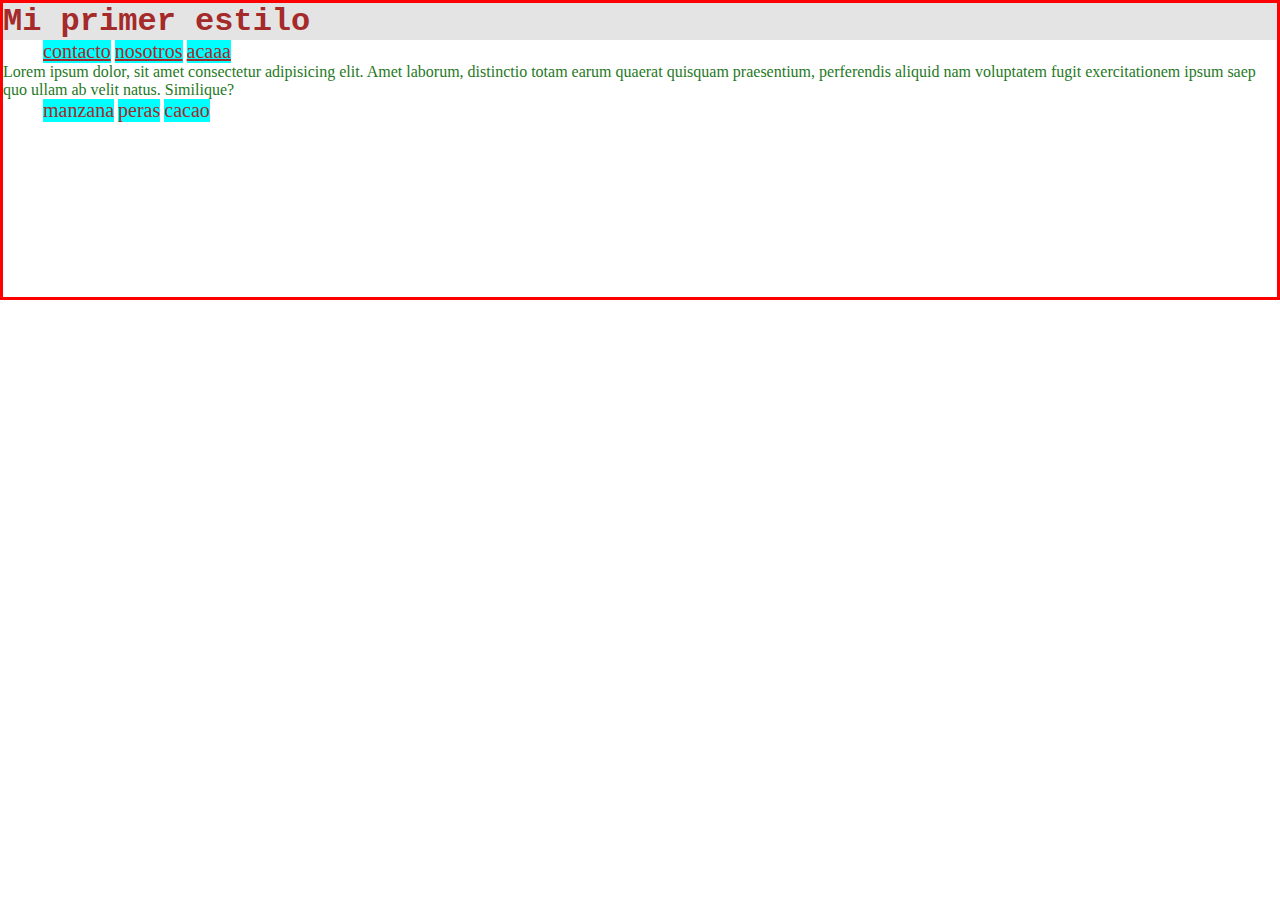
<file: classStyle/index.html>
<!DOCTYPE html>
<html lang="en">
  <head>
    <meta charset="UTF-8" />
    <meta http-equiv="X-UA-Compatible" content="IE=edge" />
    <meta name="viewport" content="width=device-width, initial-scale=1.0" />
    <link rel="stylesheet" href="./css/style.css" />
    <title>Prueba estilo</title>
    <style></style>
  </head>
  <body>
    <header>
      <h1 class="h1">Mi primer estilo</h1>
      <nav class="nav-page">
        <ul>
          <li><a href="">contacto</a></li>
          <li><a href="">nosotros</a></li>
          <li><a href="">acaaa</a></li>
        </ul>
      </nav>
    </header>
    <main>
      <p>
        Lorem ipsum dolor, sit amet consectetur adipisicing elit. Amet laborum,
        distinctio totam earum quaerat quisquam praesentium, perferendis aliquid
        nam voluptatem fugit exercitationem ipsum saep quo ullam ab velit natus.
        Similique?
      </p>
      <nav class="nav-page">
        <ul>
          <li>manzana</li>
          <li>peras</li>
          <li>cacao</li>
        </ul>
      </nav>
    </main>
  </body>
</html>
</file>
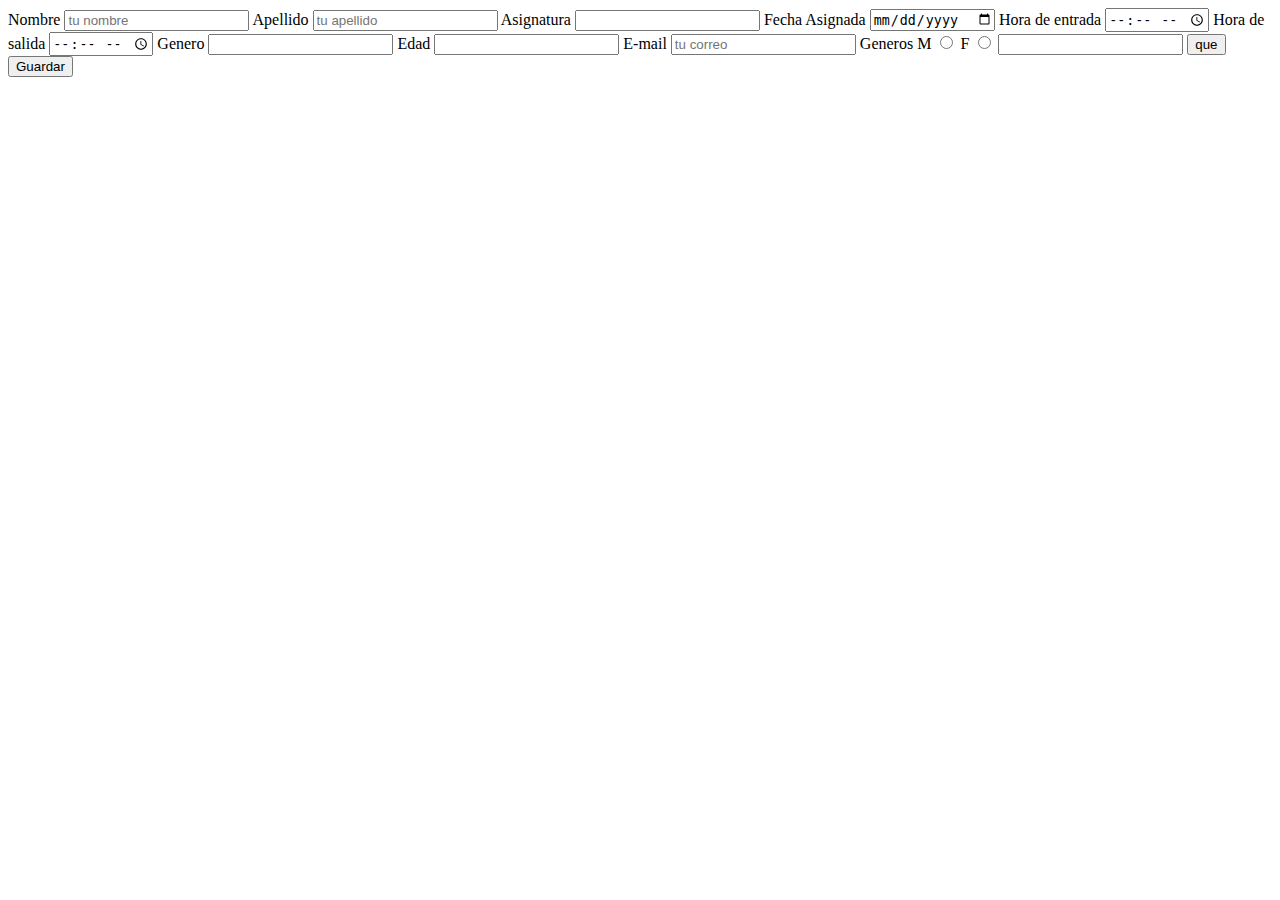
<file: form-class/index.html>
<!DOCTYPE html>
<html lang="en">
  <head>
    <meta charset="UTF-8" />
    <meta http-equiv="X-UA-Compatible" content="IE=edge" />
    <meta name="viewport" content="width=device-width, initial-scale=1.0" />
    <title>Formularios</title>
  </head>

  <body>
    <main>
      <section>
        <form action="">
          <label for="nombre">
            <span>Nombre</span>
            <input
              type="text"
              id="Nombre"
              name="Nombre"
              placeholder="tu nombre"
              autocomplete="name"
              required
            />
          </label>
          <label for="apellido">
            <span>Apellido</span>
            <input
              type="text"
              id="Apellido"
              name="Apellido"
              placeholder="tu apellido"
              autocomplete="text"
              required
            />
          </label>
          <label for="asignatura">
            <span>Asignatura</span>
            <input
              type="text"
              id="Asignatura"
              name="Asignatura"
              autocomplete="text"
              required
            />
          <label for="fecha">
            <span>Fecha Asignada</span>
            <input
              type="date"
              id="fecha-asignada"
              name="fecha-asignada"
              autocomplete="text"
              required
            />
          </label>
          <label for="time">
            <span>Hora de entrada</span>
            <input
              type="time"
              id="hora_entrada"
              name="hora_entrada"
              autocomplete="text"
              required
            />
          </label>
          <label for="hora-salida">
            <span>Hora de salida</span>
            <input
              type="time"
              id="hora_salida"
              name="hora_salida"
              autocomplete="text"
              required
            />
          </label>
          <label for="genero">
            <span>Genero</span>
            <input
              type="text"
              id="genero"
              name="genero"
              autocomplete="text"
              required
            />
          </label>
          <label for="edad">
            <span>Edad</span>
            <input
              type="number"
              id="edad"
              name="edad"
              autocomplete="text"
              required
            />
          </label>
          <label for="correo">
            <span>E-mail</span>
            <input
              type="email"
              id="correo"
              name="correo"
              autocomplete="email"
              placeholder="tu correo"
            />
          <label for="gender-user">
            <span>Generos</span>
            <span>M</span>
            <input
              type="radio"
              id="genders-user"
              name="gender-user"
              placeholder="tu genero"
            />
            <span>F</span>
            <input
              type="radio"
              id="genders-user"
              name="gender-user"
              placeholder="tu genero"
            />
          </label>
          <label for="asignatura">
            <input list="asignatura">
            <datalist id="asignatura">
                <option value="ingenieria software"></option>
                <option value="inteligencia artificial"></option>
                <option value="ingenieria web"></option>

            </datalist>
            <input type="submit" value="que">
            <button type="submit">Guardar</button>
          </label>
        </form>
      </section>
    </main>
  </body>
</html>
</file>
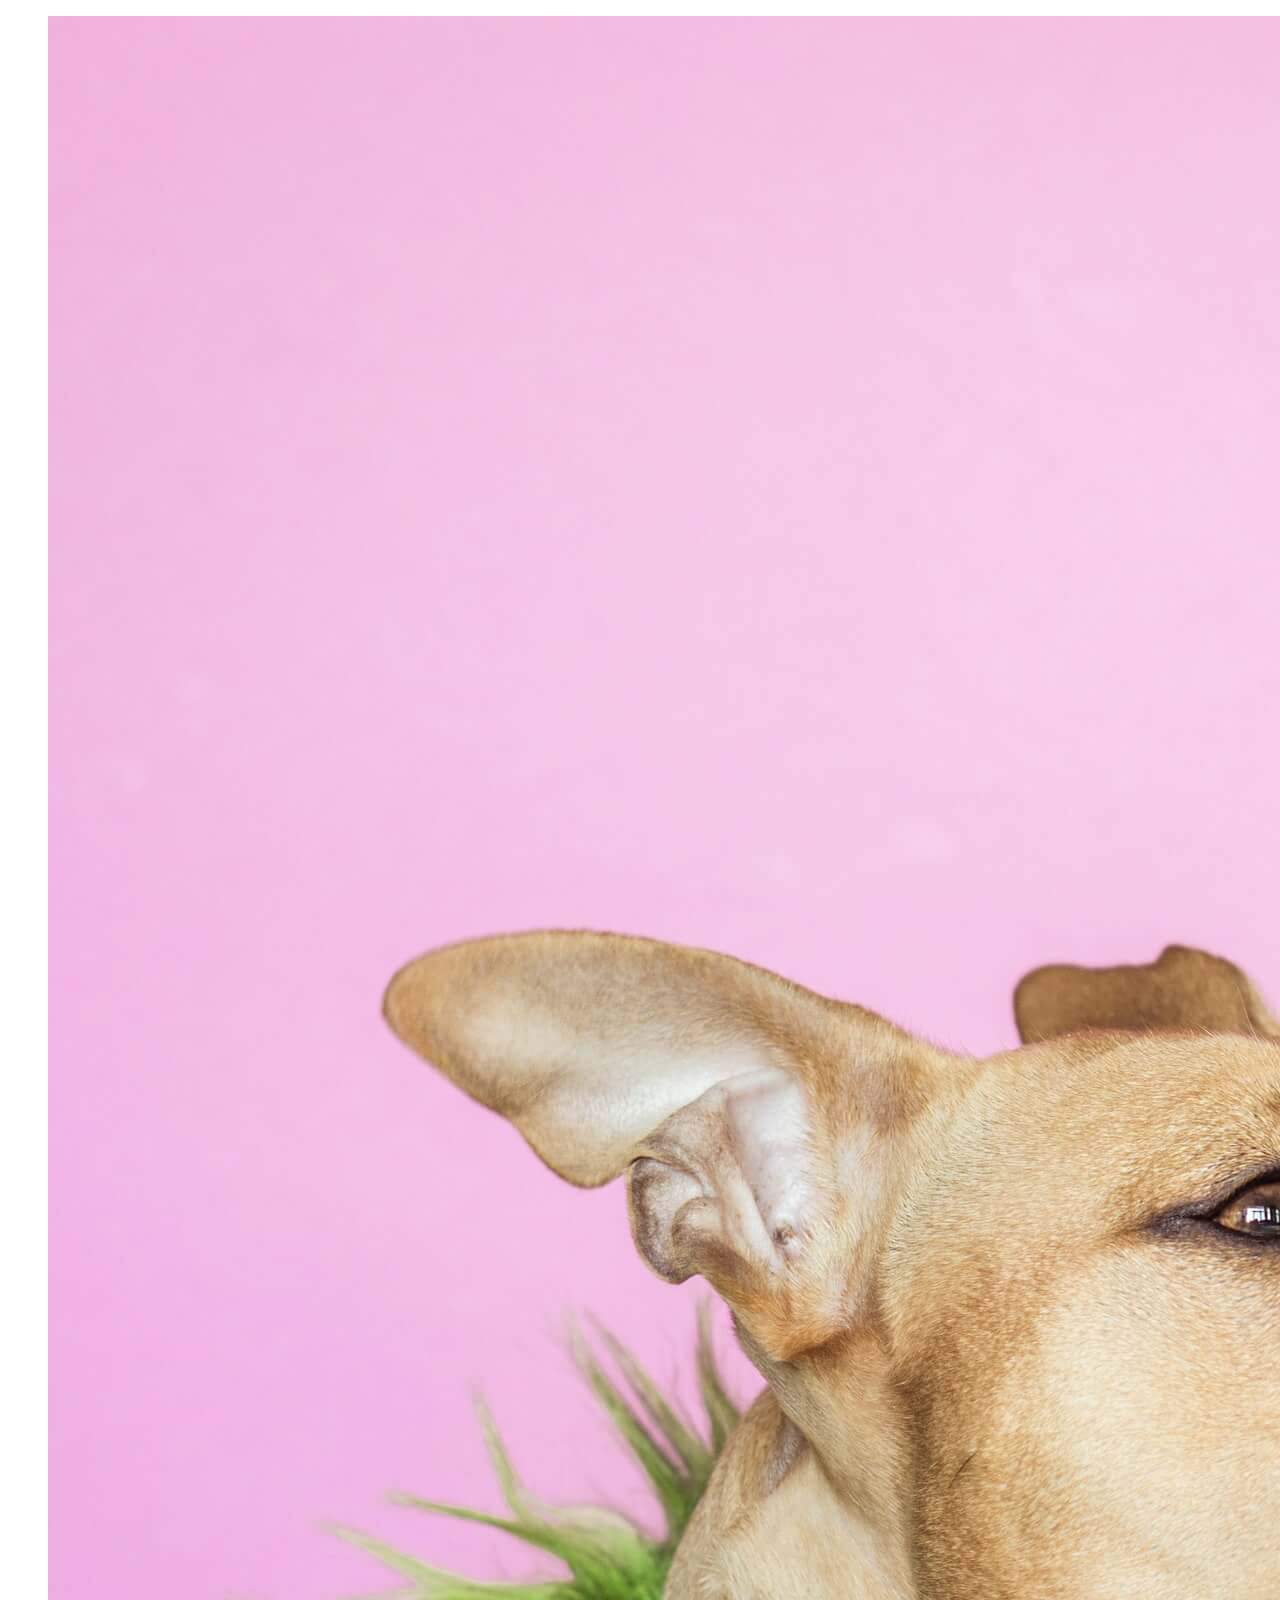
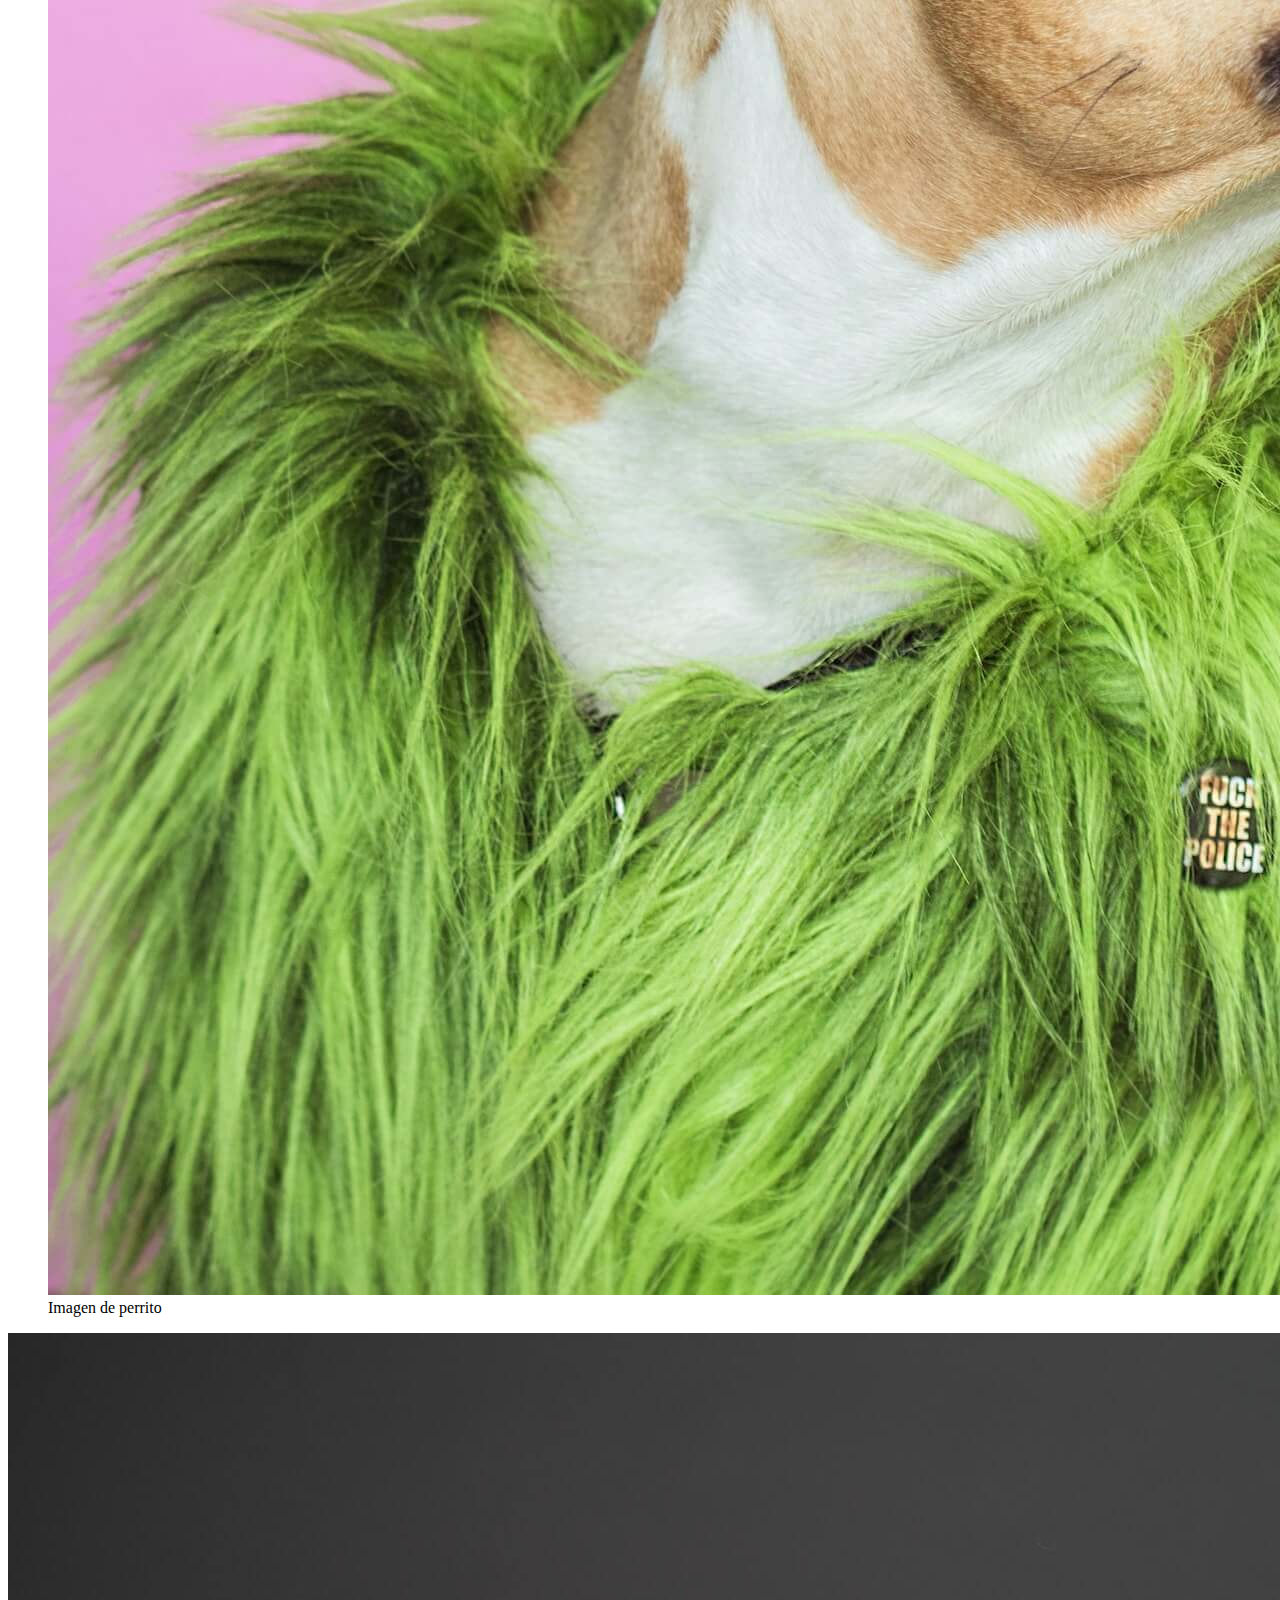
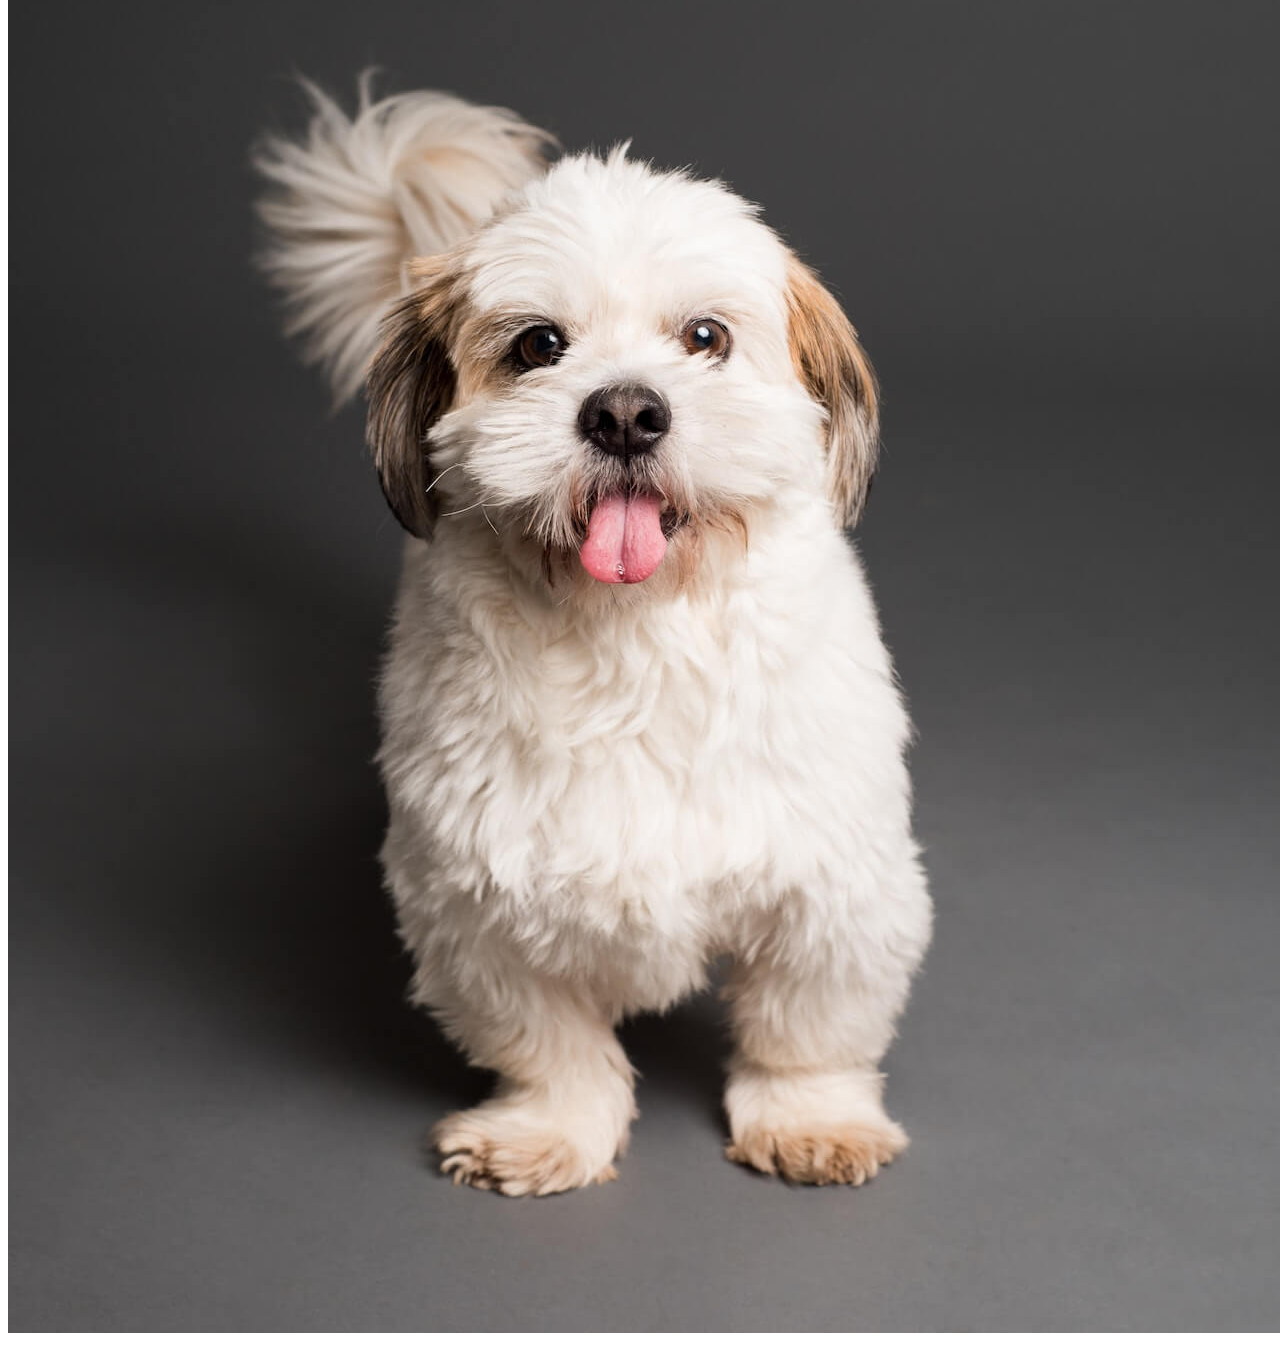
<file: img-clase/index.html>
<!DOCTYPE html>
<html lang="en">
  <head>
    <meta charset="UTF-8" />
    <meta http-equiv="X-UA-Compatible" content="IE=edge" />
    <meta name="viewport" content="width=device-width, initial-scale=1.0" />
    <title>Document</title>
  </head>
  <body>
    <main>
      <section>
        <figure>
          <img src="./img/tall.jpg" alt="imagen de perrito" />
          <figcaption>Imagen de perrito</figcaption>
        </figure>
        <img src="./img/medium.jpg" alt="imagen de perrito" />
      </section>
    </main>
    <footer></footer>
  </body>
</html>
</file>
<file: classStyle/css/style.css>
.h1{
    color: brown;
}
h1{
    background-color: rgb(228, 228, 228);
    font-family: 'Courier New', Courier, monospace;
}
li{
    font-size: 20px;
    color: black;
}
.nav-page li{
    color: brown;
    display: inline-block;
    background-color: aqua;

}
.nav-page ul{
    color: brown;

}
.nav-page a{
    color: brown;
    list-style: none;

}
body{
    border: solid red;
    padding: 0%;
    height: 300px;
    width: 100%;
}

*{
    box-sizing: border-box;
    margin: 0;
    color: rgb(31, 121, 37);

}
html{
    font-family:  "sans-serif";
}
</file>
